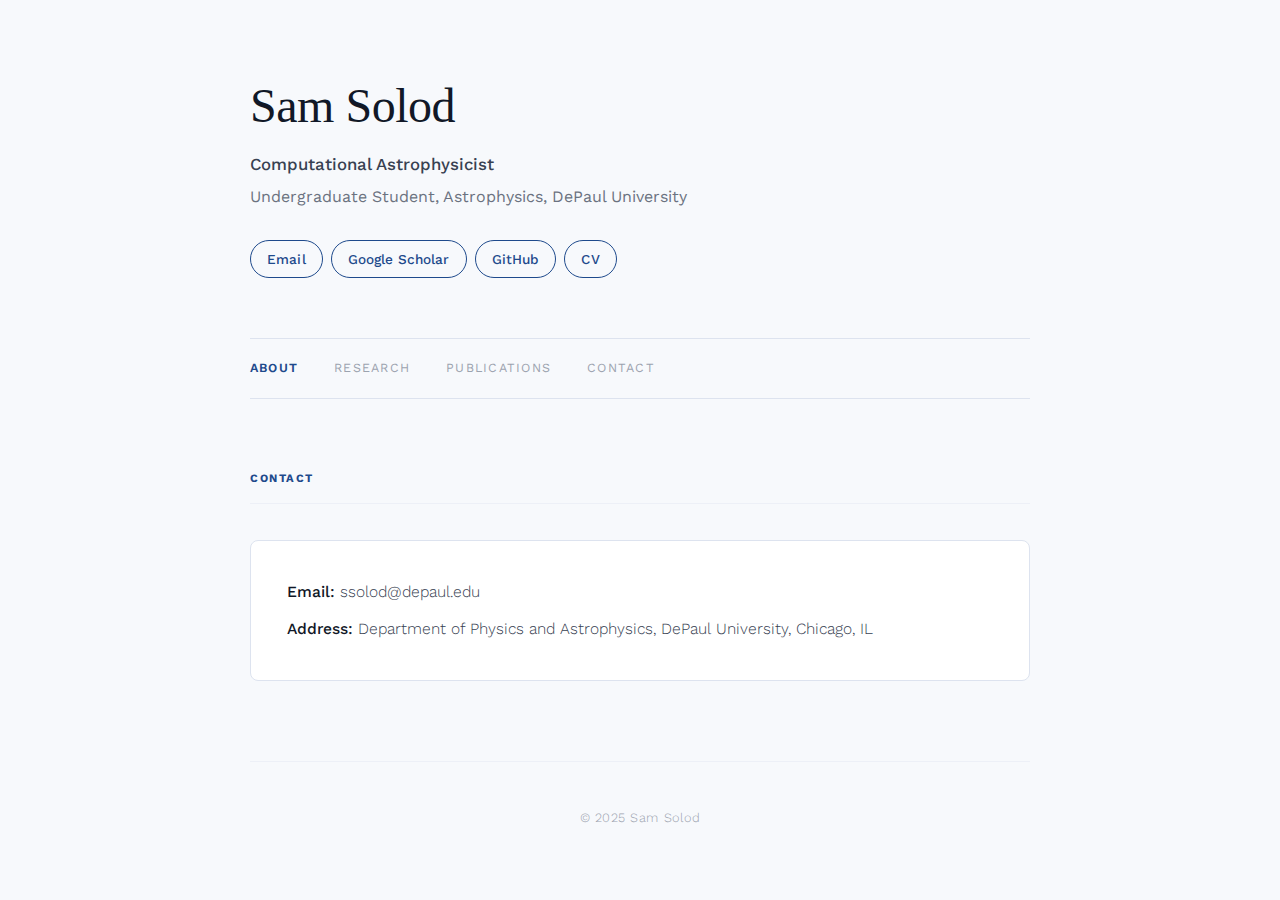
<file: contact.html>
<!DOCTYPE html>
<html lang="en">
<head>
    <meta charset="UTF-8">
    <meta name="viewport" content="width=device-width, initial-scale=1.0">
    <title>Your Name</title>
    <link rel="preconnect" href="https://fonts.googleapis.com">
    <link rel="preconnect" href="https://fonts.gstatic.com" crossorigin>
    <link href="https://fonts.googleapis.com/css2?family=Work+Sans:wght@300;400;500;600&display=swap" rel="stylesheet">
    <link rel="stylesheet" href="style.css">
</head>
<body>
    <div class="container">
        <header>
            <h1>Sam Solod</h1>
            <p class="tagline">Computational Astrophysicist</p>
            <p class="tagline">Undergraduate Student, Astrophysics, DePaul University</p>
            <div class="links">
                <a href="mailto:ssolod@depaul.edu">Email</a>
                <a href="https://scholar.google.com/citations?hl=en&user=h7lm_-wAAAAJ" target="_blank">Google Scholar</a>
                <a href="https://github.com/samuelsolod" target="_blank">GitHub</a>
                <a href="cv.pdf" target="_blank">CV</a>
            </div>
        </header>

        <nav>
            <ul>
                <li><a href="index.html" class="active">About</a></li>
                <li><a href="research.html">Research</a></li>
                <li><a href="publications.html">Publications</a></li>
                <li><a href="contact.html">Contact</a></li>
            </ul>
        </nav>

        <section id="contact">
            <h2>Contact</h2>
            <div class="contact-info">
                <p><strong>Email:</strong> ssolod@depaul.edu</p>
                <p><strong>Address:</strong> Department of Physics and Astrophysics, DePaul University, Chicago, IL</p>
            </div>
        </section>

        <footer>
            <p>© 2025 Sam Solod</p>
        </footer>
    </div>
</body>
</html>
</file>
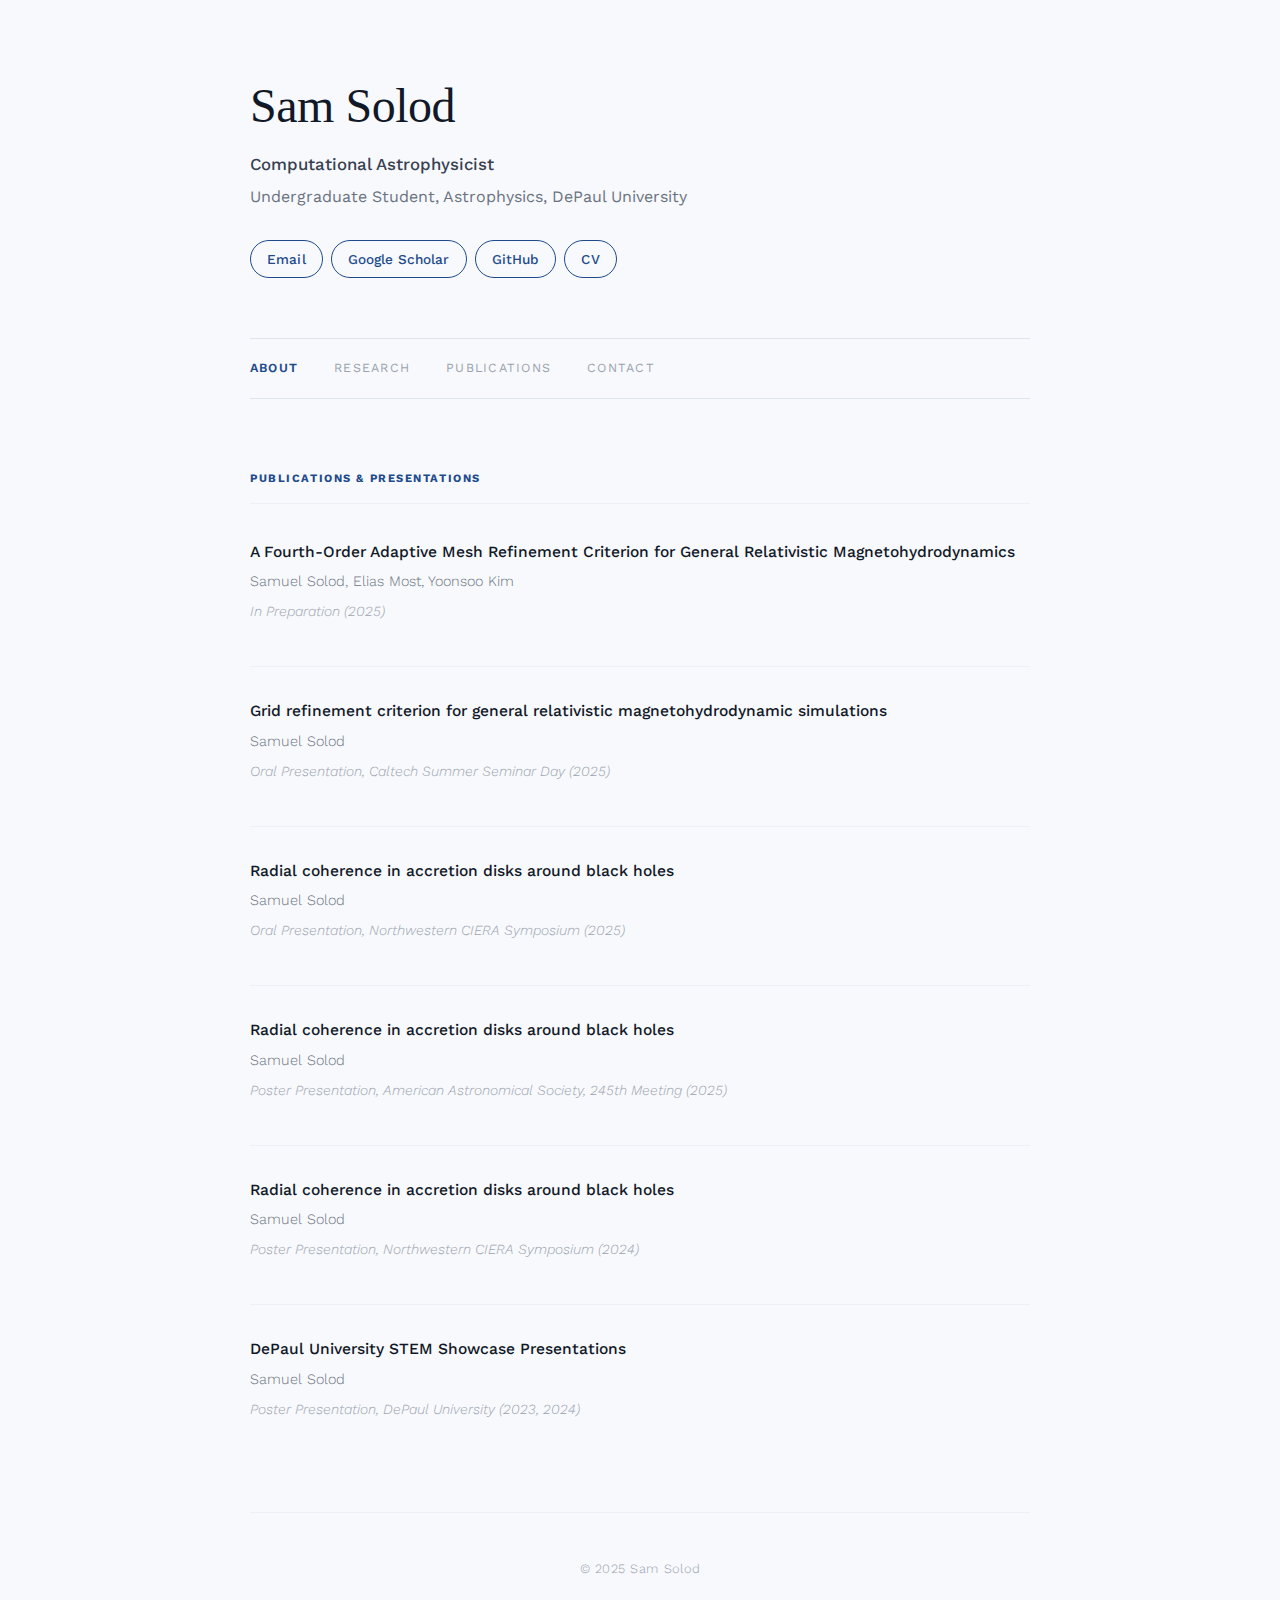
<file: publications.html>
<!DOCTYPE html>
<html lang="en">
<head>
    <meta charset="UTF-8">
    <meta name="viewport" content="width=device-width, initial-scale=1.0">
    <title>Your Name</title>
    <link rel="preconnect" href="https://fonts.googleapis.com">
    <link rel="preconnect" href="https://fonts.gstatic.com" crossorigin>
    <link href="https://fonts.googleapis.com/css2?family=Work+Sans:wght@300;400;500;600&display=swap" rel="stylesheet">
    <link rel="stylesheet" href="style.css">
</head>
<body>
    <div class="container">
        <header>
            <h1>Sam Solod</h1>
            <p class="tagline">Computational Astrophysicist</p>
            <p class="tagline">Undergraduate Student, Astrophysics, DePaul University</p>
            <div class="links">
                <a href="mailto:ssolod@depaul.edu">Email</a>
                <a href="https://scholar.google.com/citations?hl=en&user=h7lm_-wAAAAJ" target="_blank">Google Scholar</a>
                <a href="https://github.com/samuelsolod" target="_blank">GitHub</a>
                <a href="cv.pdf" target="_blank">CV</a>
            </div>
        </header>

        <nav>
            <ul>
                <li><a href="index.html" class="active">About</a></li>
                <li><a href="research.html">Research</a></li>
                <li><a href="publications.html">Publications</a></li>
                <li><a href="contact.html">Contact</a></li>
            </ul>
        </nav>

        <section id="publications">
            <h2>Publications & Presentations</h2>
            
            <div class="publication">
                <div class="pub-title">A Fourth-Order Adaptive Mesh Refinement Criterion for General Relativistic Magnetohydrodynamics</div>
                <div class="pub-authors">Samuel Solod, Elias Most, Yoonsoo Kim</div>
                <div class="pub-venue">In Preparation (2025)</div>
                <div class="pub-links">
                </div>
            </div>

            <div class="publication">
                <div class="pub-title">Grid refinement criterion for general relativistic magnetohydrodynamic simulations</div>
                <div class="pub-authors">Samuel Solod</div>
                <div class="pub-venue">Oral Presentation, Caltech Summer Seminar Day (2025)</div>
                <div class="pub-links">
                </div>
            </div>

            <div class="publication">
                <div class="pub-title">Radial coherence in accretion disks around black holes</div>
                <div class="pub-authors">Samuel Solod</div>
                <div class="pub-venue">Oral Presentation, Northwestern CIERA Symposium (2025)</div>
                <div class="pub-links">
                </div>
            </div>

            <div class="publication">
                <div class="pub-title">Radial coherence in accretion disks around black holes</div>
                <div class="pub-authors">Samuel Solod</div>
                <div class="pub-venue">Poster Presentation, American Astronomical Society, 245th Meeting (2025)</div>
                <div class="pub-links">
                </div>
            </div>

            <div class="publication">
                <div class="pub-title">Radial coherence in accretion disks around black holes</div>
                <div class="pub-authors">Samuel Solod</div>
                <div class="pub-venue">Poster Presentation, Northwestern CIERA Symposium (2024)</div>
                <div class="pub-links">
                </div>
            </div>

            <div class="publication">
                <div class="pub-title">DePaul University STEM Showcase Presentations</div>
                <div class="pub-authors">Samuel Solod</div>
                <div class="pub-venue">Poster Presentation, DePaul University (2023, 2024)</div>
                <div class="pub-links">
                </div>
            </div>
        </section>

        <footer>
            <p>© 2025 Sam Solod</p>
        </footer>
    </div>
</body>
</html>
</file>
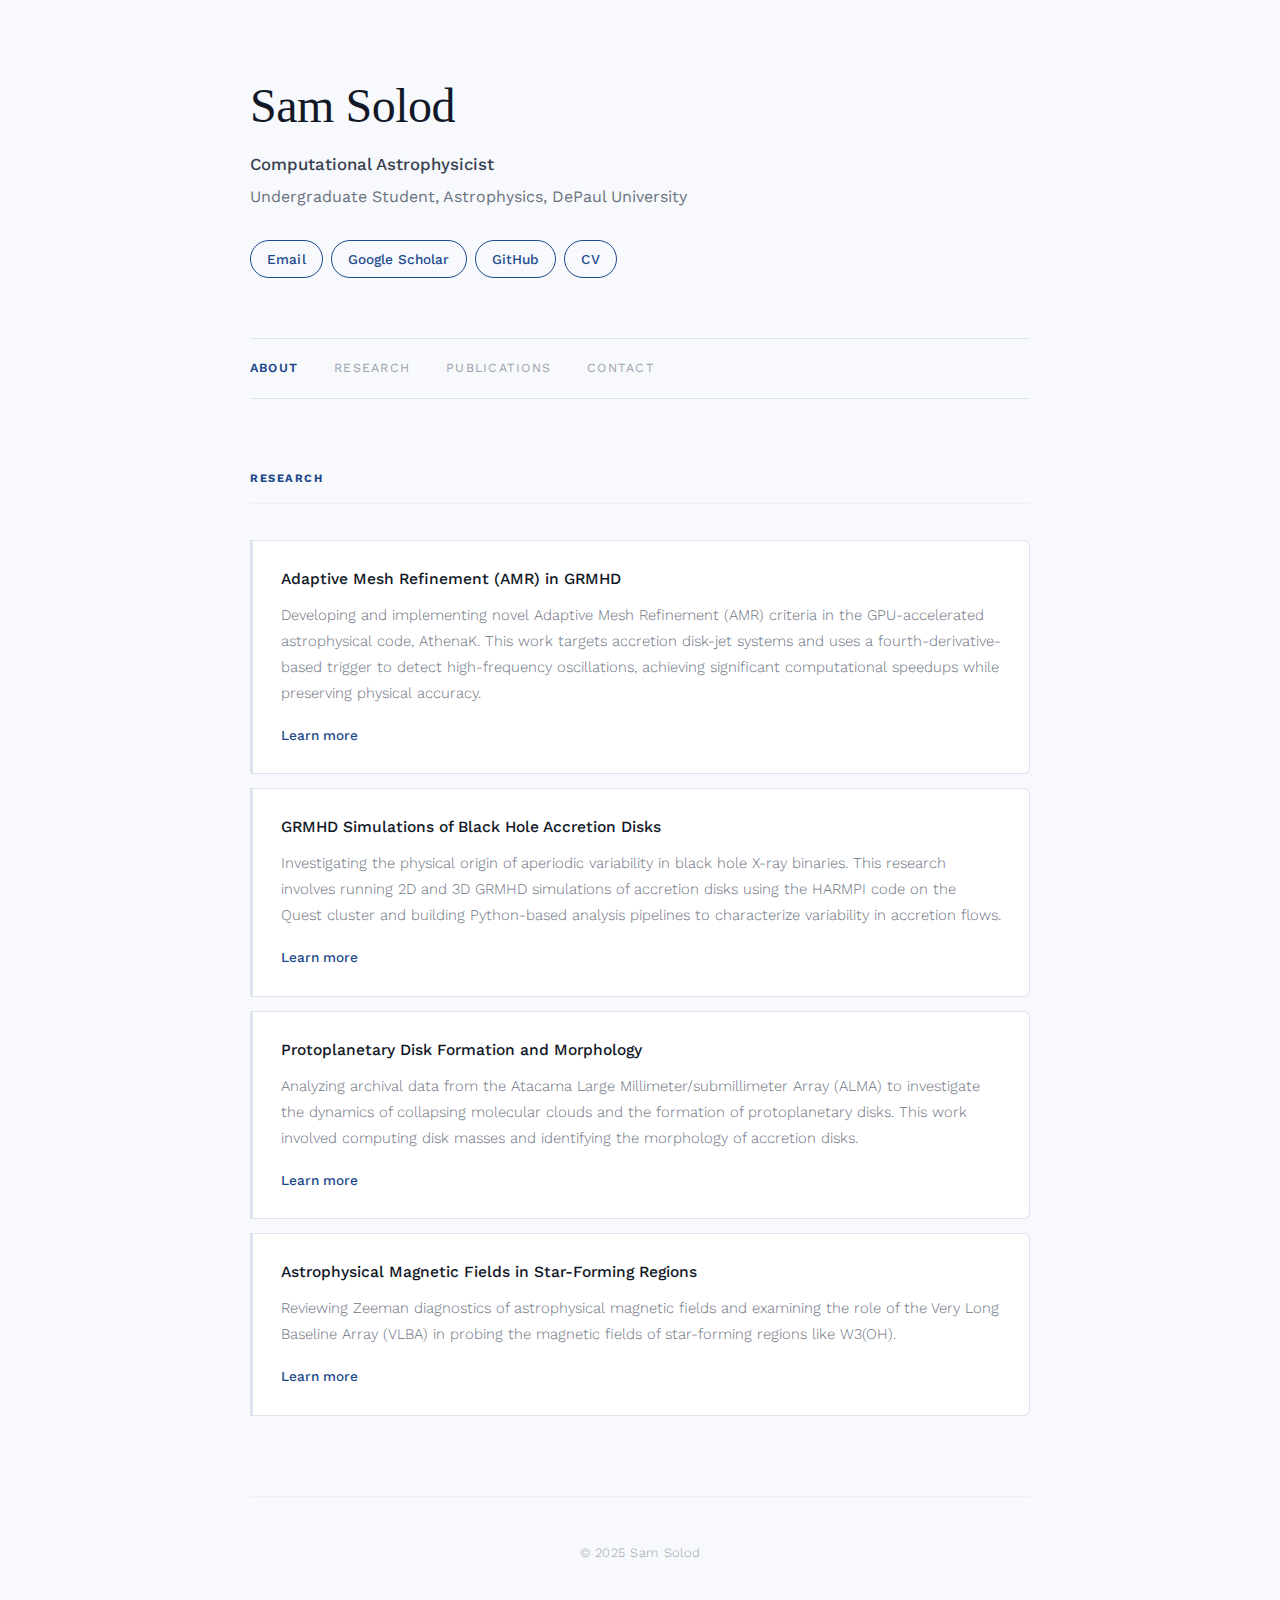
<file: research.html>
<!DOCTYPE html>
<html lang="en">
<head>
    <meta charset="UTF-8">
    <meta name="viewport" content="width=device-width, initial-scale=1.0">
    <title>Your Name</title>
    <link rel="preconnect" href="https://fonts.googleapis.com">
    <link rel="preconnect" href="https://fonts.gstatic.com" crossorigin>
    <link href="https://fonts.googleapis.com/css2?family=Work+Sans:wght@300;400;500;600&display=swap" rel="stylesheet">
    <link rel="stylesheet" href="style.css">
</head>
<body>
    <div class="container">
        <header>
            <h1>Sam Solod</h1>
            <p class="tagline">Computational Astrophysicist</p>
            <p class="tagline">Undergraduate Student, Astrophysics, DePaul University</p>
            <div class="links">
                <a href="mailto:ssolod@depaul.edu">Email</a>
                <a href="https://scholar.google.com/citations?hl=en&user=h7lm_-wAAAAJ" target="_blank">Google Scholar</a>
                <a href="https://github.com/samuelsolod" target="_blank">GitHub</a>
                <a href="cv.pdf" target="_blank">CV</a>
            </div>
        </header>

        <nav>
            <ul>
                <li><a href="index.html" class="active">About</a></li>
                <li><a href="research.html">Research</a></li>
                <li><a href="publications.html">Publications</a></li>
                <li><a href="contact.html">Contact</a></li>
            </ul>
        </nav>

        <section id="research">
            <h2>Research</h2>
            
            <div class="project">
                <div class="project-title">Adaptive Mesh Refinement (AMR) in GRMHD</div>
                <div class="project-desc">Developing and implementing novel Adaptive Mesh Refinement (AMR) criteria in the GPU-accelerated astrophysical code, AthenaK. This work targets accretion disk-jet systems and uses a fourth-derivative-based trigger to detect high-frequency oscillations, achieving significant computational speedups while preserving physical accuracy.</div>
                <a href="#">Learn more</a>
            </div>

            <div class="project">
                <div class="project-title">GRMHD Simulations of Black Hole Accretion Disks</div>
                <div class="project-desc">Investigating the physical origin of aperiodic variability in black hole X-ray binaries. This research involves running 2D and 3D GRMHD simulations of accretion disks using the HARMPI code on the Quest cluster and building Python-based analysis pipelines to characterize variability in accretion flows.</div>
                <a href="#">Learn more</a>
            </div>

            <div class="project">
                <div class="project-title">Protoplanetary Disk Formation and Morphology</div>
                <div class="project-desc">Analyzing archival data from the Atacama Large Millimeter/submillimeter Array (ALMA) to investigate the dynamics of collapsing molecular clouds and the formation of protoplanetary disks. This work involved computing disk masses and identifying the morphology of accretion disks.</div>
                <a href="#">Learn more</a>
            </div>

            <div class="project">
                <div class="project-title">Astrophysical Magnetic Fields in Star-Forming Regions</div>
                <div class="project-desc">Reviewing Zeeman diagnostics of astrophysical magnetic fields and examining the role of the Very Long Baseline Array (VLBA) in probing the magnetic fields of star-forming regions like W3(OH).</div>
                <a href="#">Learn more</a>
            </div>
        </section>

        <footer>
            <p>© 2025 Sam Solod</p>
        </footer>
    </div>
</body>
</html>
</file>
<file: style.css>
* {
    margin: 0;
    padding: 0;
    box-sizing: border-box;
}

:root {
    --accent: #1e4a8c;
    --text-1: #111827;
    --text-2: #374151;
    --text-3: #6b7280;
    --text-4: #9ca3af;
    --bg: #f7f9fc;
    --bg-card: #ffffff;
    --border: #dde3ef;
    --border-light: #edf0f7;
}

body {
    font-family: 'Work Sans', -apple-system, BlinkMacSystemFont, 'Segoe UI', sans-serif;
    line-height: 1.8;
    color: var(--text-2);
    background: var(--bg);
    font-size: 16px;
    font-weight: 300;
}

.container {
    max-width: 860px;
    margin: 0 auto;
    padding: 0 40px;
}

/* ── Header ─────────────────────────────────────────── */
header {
    padding: 80px 0 60px;
}

h1 {
    font-family: 'EB Garamond', Georgia, 'Times New Roman', serif;
    font-size: 3rem;
    font-weight: 400;
    margin-bottom: 16px;
    color: var(--text-1);
    letter-spacing: -0.01em;
    line-height: 1.1;
}

.tagline {
    font-size: 1rem;
    color: var(--text-3);
    margin-bottom: 4px;
    font-weight: 400;
}

.tagline:first-of-type {
    font-size: 1.05rem;
    color: var(--text-2);
    font-weight: 500;
}

.links {
    display: flex;
    gap: 8px;
    flex-wrap: wrap;
    margin-top: 28px;
}

.links a {
    color: var(--accent);
    text-decoration: none;
    font-size: 0.85rem;
    font-weight: 500;
    padding: 6px 16px;
    border: 1.5px solid var(--accent);
    border-radius: 100px;
    transition: background 0.2s, color 0.2s;
    letter-spacing: 0.01em;
}

.links a:hover {
    background: var(--accent);
    color: #fff;
}

/* ── Navigation ─────────────────────────────────────── */
nav {
    border-top: 1px solid var(--border);
    border-bottom: 1px solid var(--border);
    padding: 0;
    margin-bottom: 70px;
}

nav ul {
    list-style: none;
    display: flex;
    gap: 0;
}

nav a {
    display: block;
    color: var(--text-4);
    text-decoration: none;
    font-weight: 400;
    font-size: 0.78rem;
    letter-spacing: 0.1em;
    text-transform: uppercase;
    padding: 18px 36px 18px 0;
    transition: color 0.2s;
}

nav a:hover {
    color: var(--text-2);
}

nav a.active {
    color: var(--accent);
    font-weight: 600;
}

/* ── Sections ───────────────────────────────────────── */
section {
    margin-bottom: 80px;
}

h2 {
    font-size: 0.7rem;
    font-weight: 700;
    margin-bottom: 36px;
    color: var(--accent);
    letter-spacing: 0.14em;
    text-transform: uppercase;
    padding-bottom: 14px;
    border-bottom: 1px solid var(--border-light);
}

/* ── About ──────────────────────────────────────────── */
.about-grid {
    display: grid;
    grid-template-columns: 190px 1fr;
    gap: 48px;
    align-items: start;
}

.profile-img {
    width: 190px;
    height: 190px;
    border-radius: 50%;
    object-fit: cover;
    background: var(--border);
    box-shadow: 0 0 0 4px var(--bg-card), 0 0 0 5px var(--border), 0 4px 20px rgba(30,74,140,0.12);
    display: block;
}

.bio p {
    margin-bottom: 18px;
    color: var(--text-2);
    font-size: 0.975rem;
    line-height: 1.85;
}

.bio p:last-child {
    margin-bottom: 0;
}

/* ── Publications ───────────────────────────────────── */
.pub-type {
    display: inline-block;
    font-size: 0.68rem;
    font-weight: 600;
    letter-spacing: 0.08em;
    text-transform: uppercase;
    padding: 2px 8px;
    border-radius: 3px;
    margin-bottom: 10px;
}

.pub-type--paper {
    background: rgba(30,74,140,0.08);
    color: var(--accent);
}

.pub-type--oral {
    background: rgba(5,150,105,0.08);
    color: #059669;
}

.pub-type--poster {
    background: rgba(180,83,9,0.08);
    color: #b45309;
}

.publication {
    margin-bottom: 32px;
    padding-bottom: 32px;
    border-bottom: 1px solid var(--border-light);
}

.publication:last-child {
    border-bottom: none;
    padding-bottom: 0;
    margin-bottom: 0;
}

.pub-title {
    font-size: 0.975rem;
    font-weight: 500;
    color: var(--text-1);
    margin-bottom: 6px;
    line-height: 1.5;
}

.pub-authors {
    color: var(--text-3);
    margin-bottom: 4px;
    font-size: 0.9rem;
}

.pub-venue {
    color: var(--text-4);
    font-size: 0.875rem;
    font-style: italic;
}

.pub-links {
    display: flex;
    gap: 8px;
    flex-wrap: wrap;
    margin-top: 10px;
}

.pub-links a {
    color: var(--accent);
    text-decoration: none;
    font-size: 0.8rem;
    font-weight: 500;
    padding: 3px 10px;
    border: 1px solid rgba(30,74,140,0.4);
    border-radius: 4px;
    transition: all 0.2s;
}

.pub-links a:hover {
    background: var(--accent);
    color: #fff;
    border-color: var(--accent);
}

/* ── Research ───────────────────────────────────────── */
.project {
    background: var(--bg-card);
    border: 1px solid var(--border);
    border-left: 3px solid var(--border);
    border-radius: 0 6px 6px 0;
    padding: 24px 28px;
    margin-bottom: 14px;
    transition: border-left-color 0.25s ease, box-shadow 0.25s ease;
}

.project:last-child {
    margin-bottom: 0;
}

.project:hover {
    border-left-color: var(--accent);
    box-shadow: 0 2px 16px rgba(30,74,140,0.07);
}

.project-title {
    font-size: 0.975rem;
    font-weight: 500;
    margin-bottom: 10px;
    color: var(--text-1);
}

.project-desc {
    color: var(--text-3);
    font-size: 0.925rem;
    margin-bottom: 14px;
    line-height: 1.75;
}

.project a {
    color: var(--accent);
    text-decoration: none;
    font-size: 0.85rem;
    font-weight: 500;
    transition: opacity 0.2s;
}

.project a:hover {
    opacity: 0.7;
    text-decoration: underline;
}

/* ── Contact ────────────────────────────────────────── */
.contact-info {
    background: var(--bg-card);
    border: 1px solid var(--border);
    border-radius: 8px;
    padding: 32px 36px;
    font-size: 0.975rem;
    line-height: 2.4;
    color: var(--text-2);
}

.contact-info strong {
    color: var(--text-1);
    font-weight: 500;
}

/* ── Footer ─────────────────────────────────────────── */
footer {
    padding: 44px 0 56px;
    border-top: 1px solid var(--border-light);
    margin-top: 40px;
    text-align: center;
    color: var(--text-4);
    font-size: 0.8rem;
    letter-spacing: 0.04em;
}

/* ── Responsive ─────────────────────────────────────── */
@media (max-width: 768px) {
    .container {
        padding: 0 24px;
    }

    header {
        padding: 50px 0 40px;
    }

    h1 {
        font-size: 2.4rem;
    }

    .about-grid {
        grid-template-columns: 1fr;
        gap: 28px;
        text-align: center;
    }

    .profile-img {
        margin: 0 auto;
    }

    nav ul {
        flex-wrap: wrap;
    }

    nav a {
        padding: 14px 20px 14px 0;
    }

    section {
        margin-bottom: 60px;
    }

    .project {
        padding: 20px 20px 20px 18px;
    }

    .contact-info {
        padding: 24px;
    }
}
</file>
